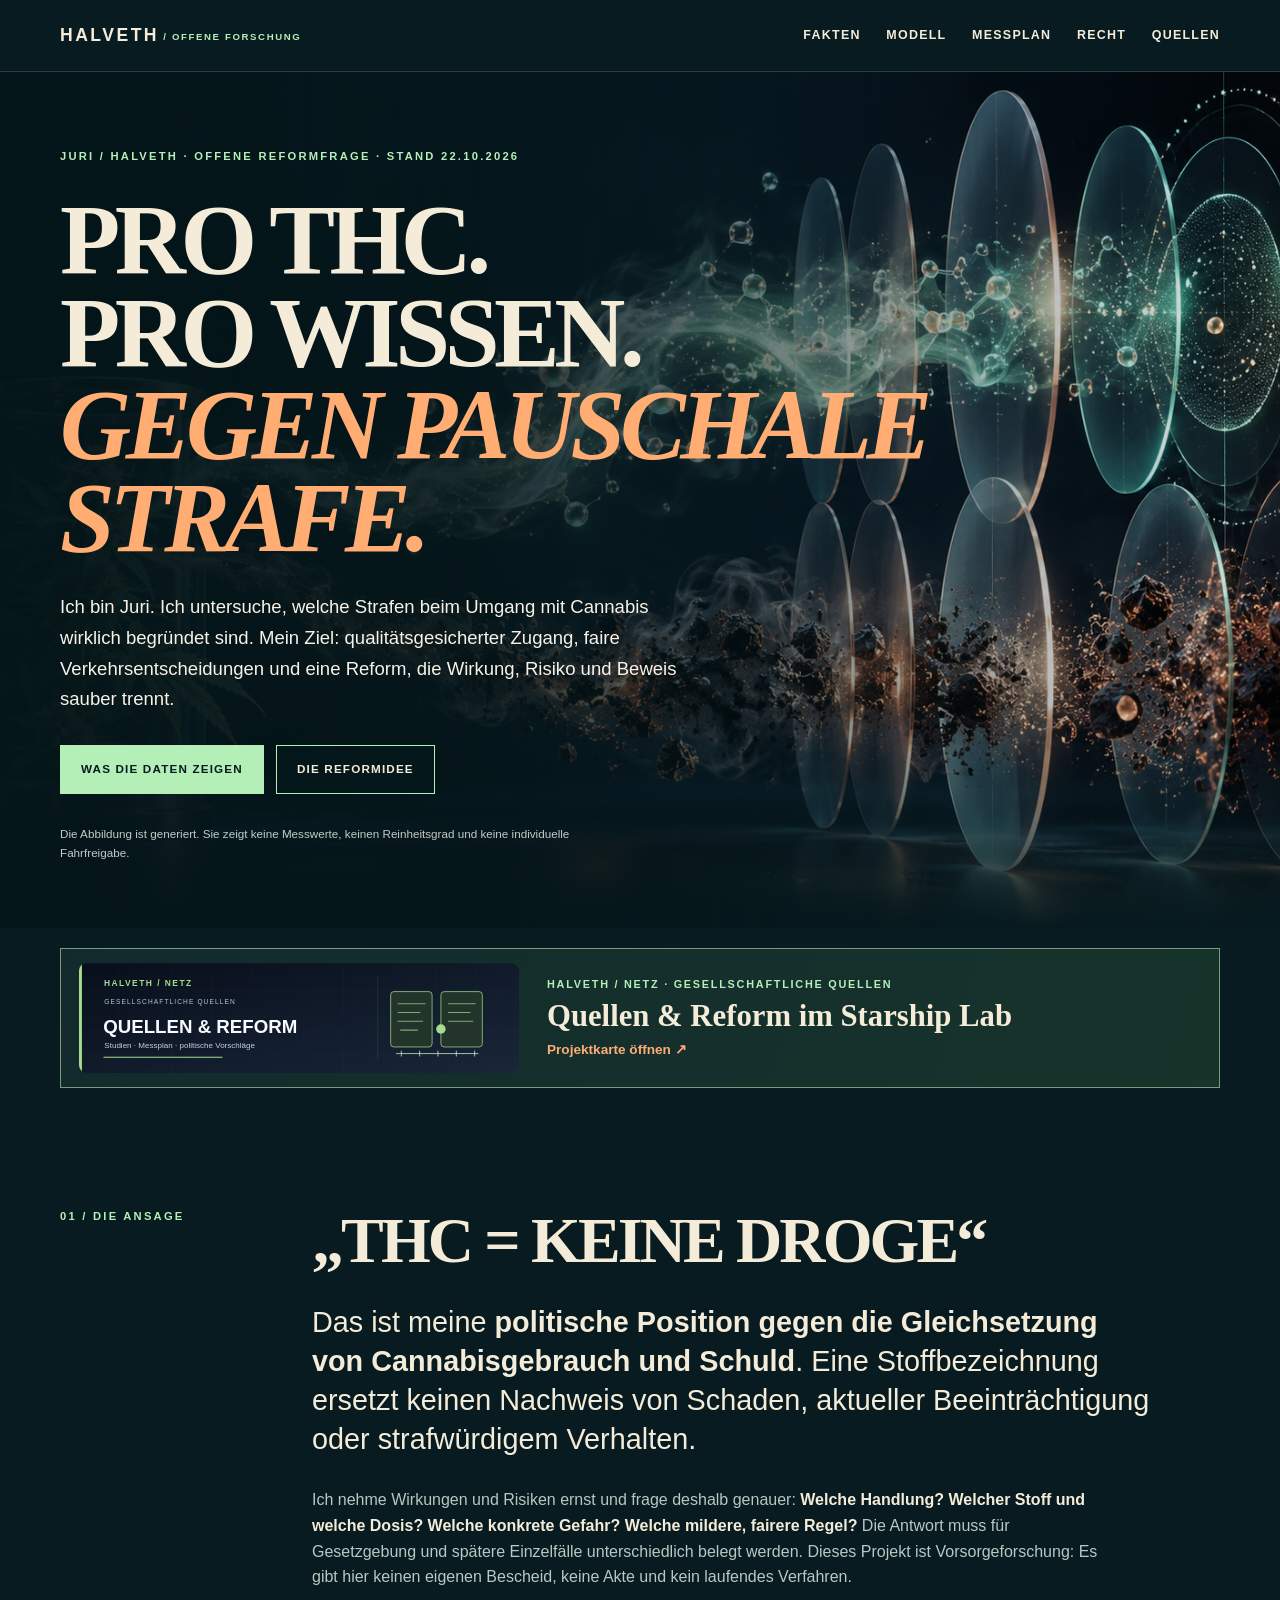
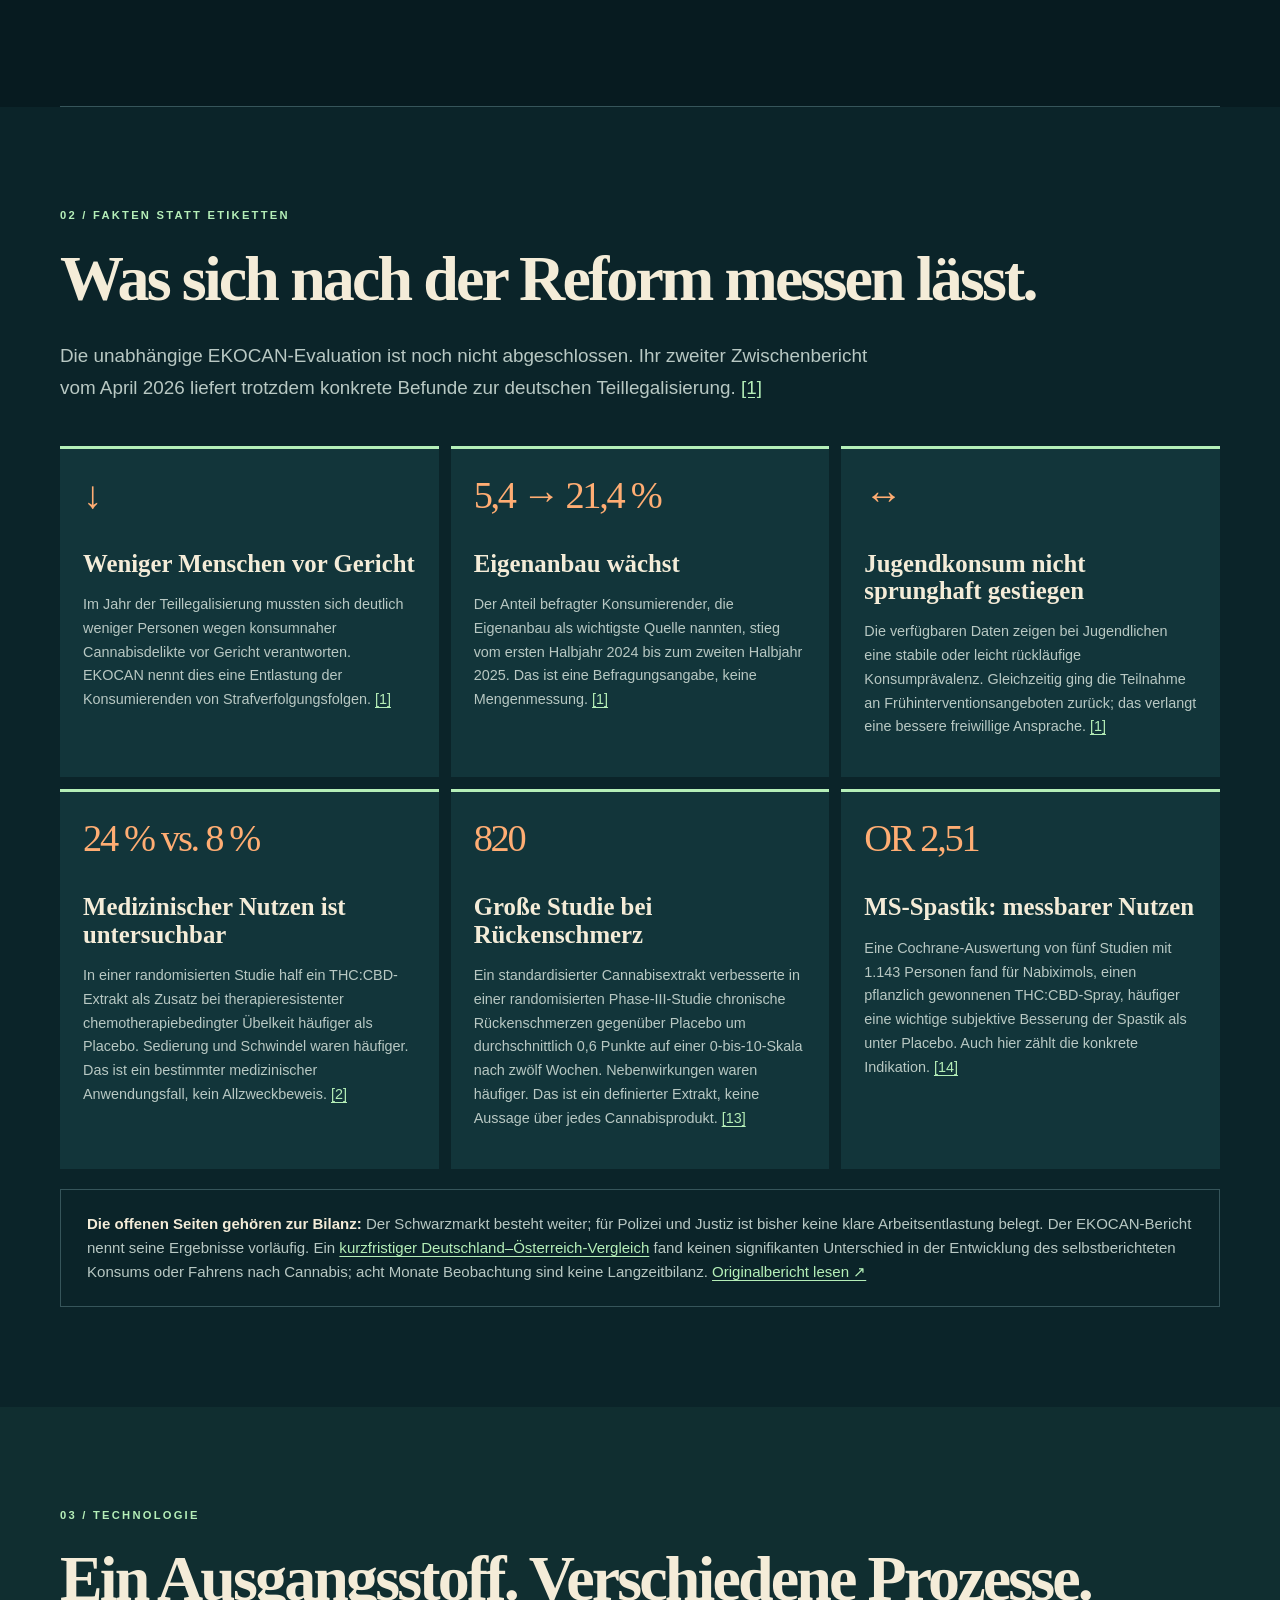
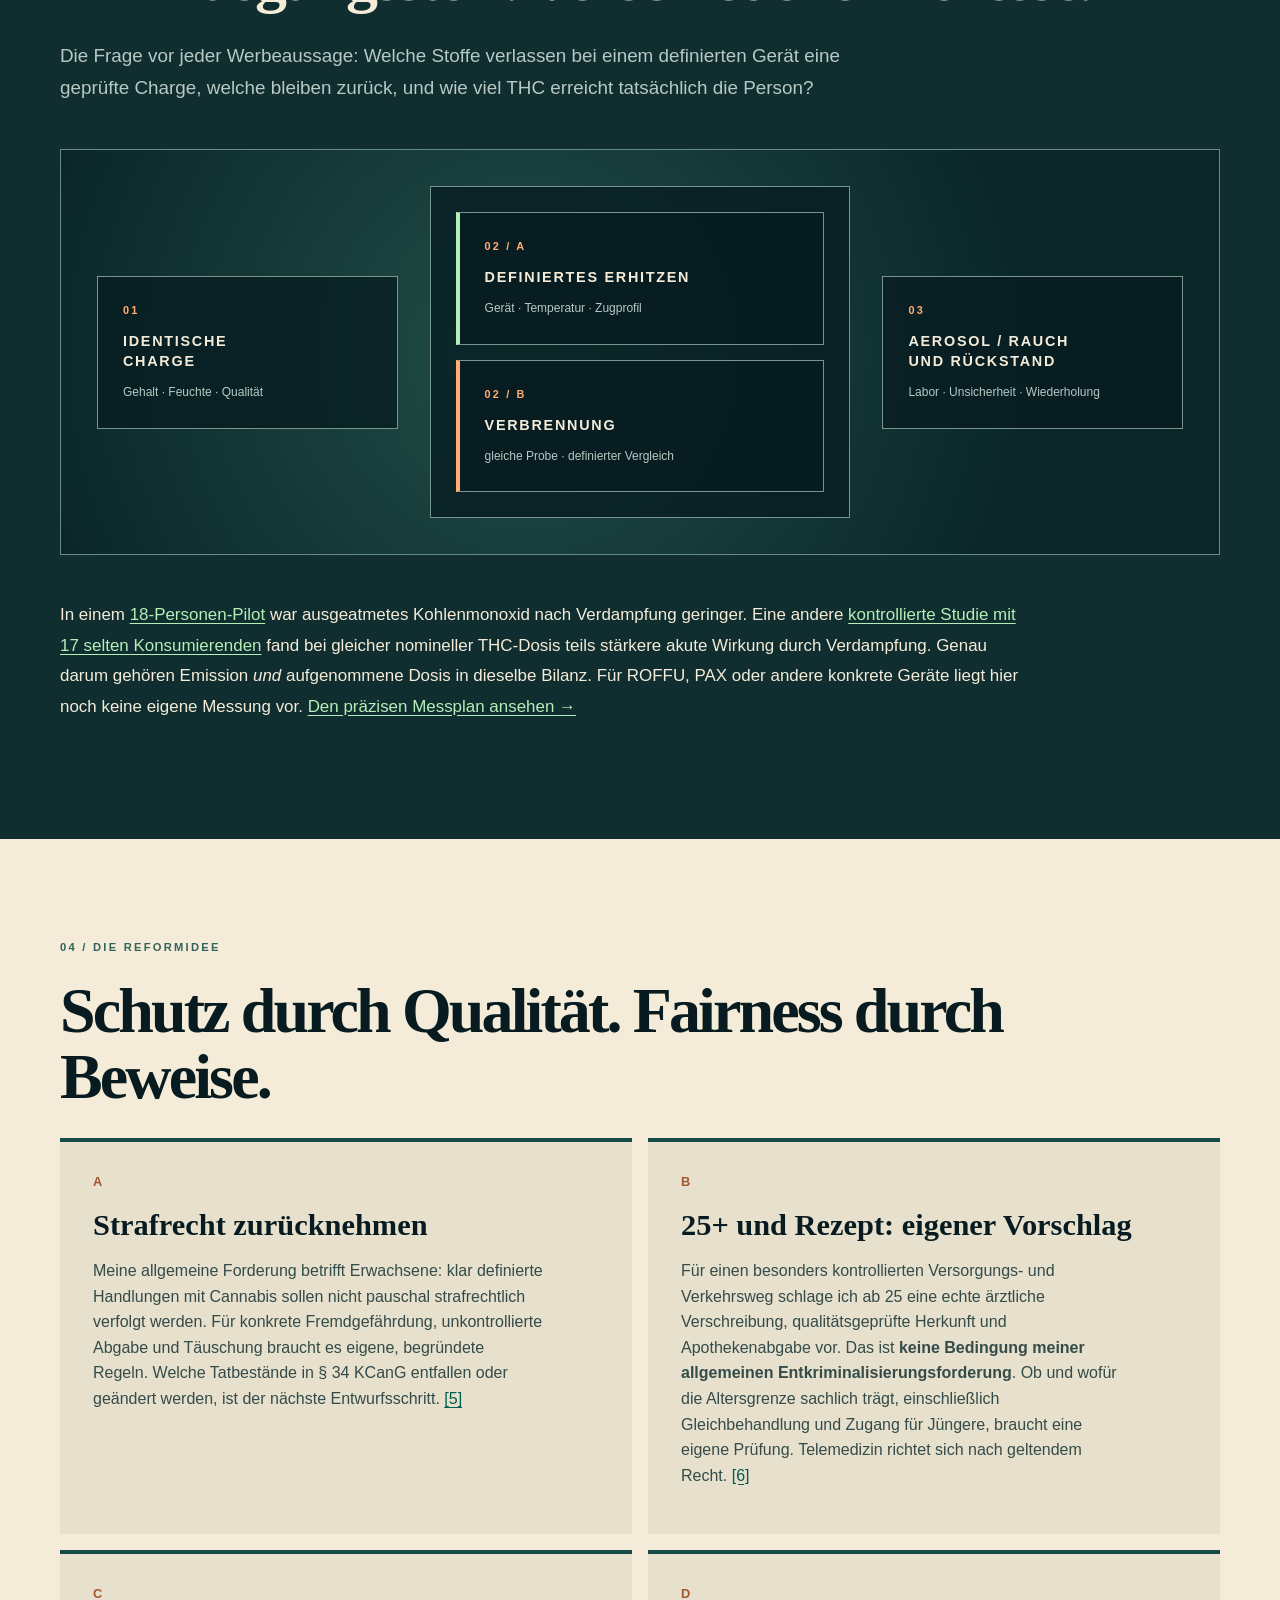
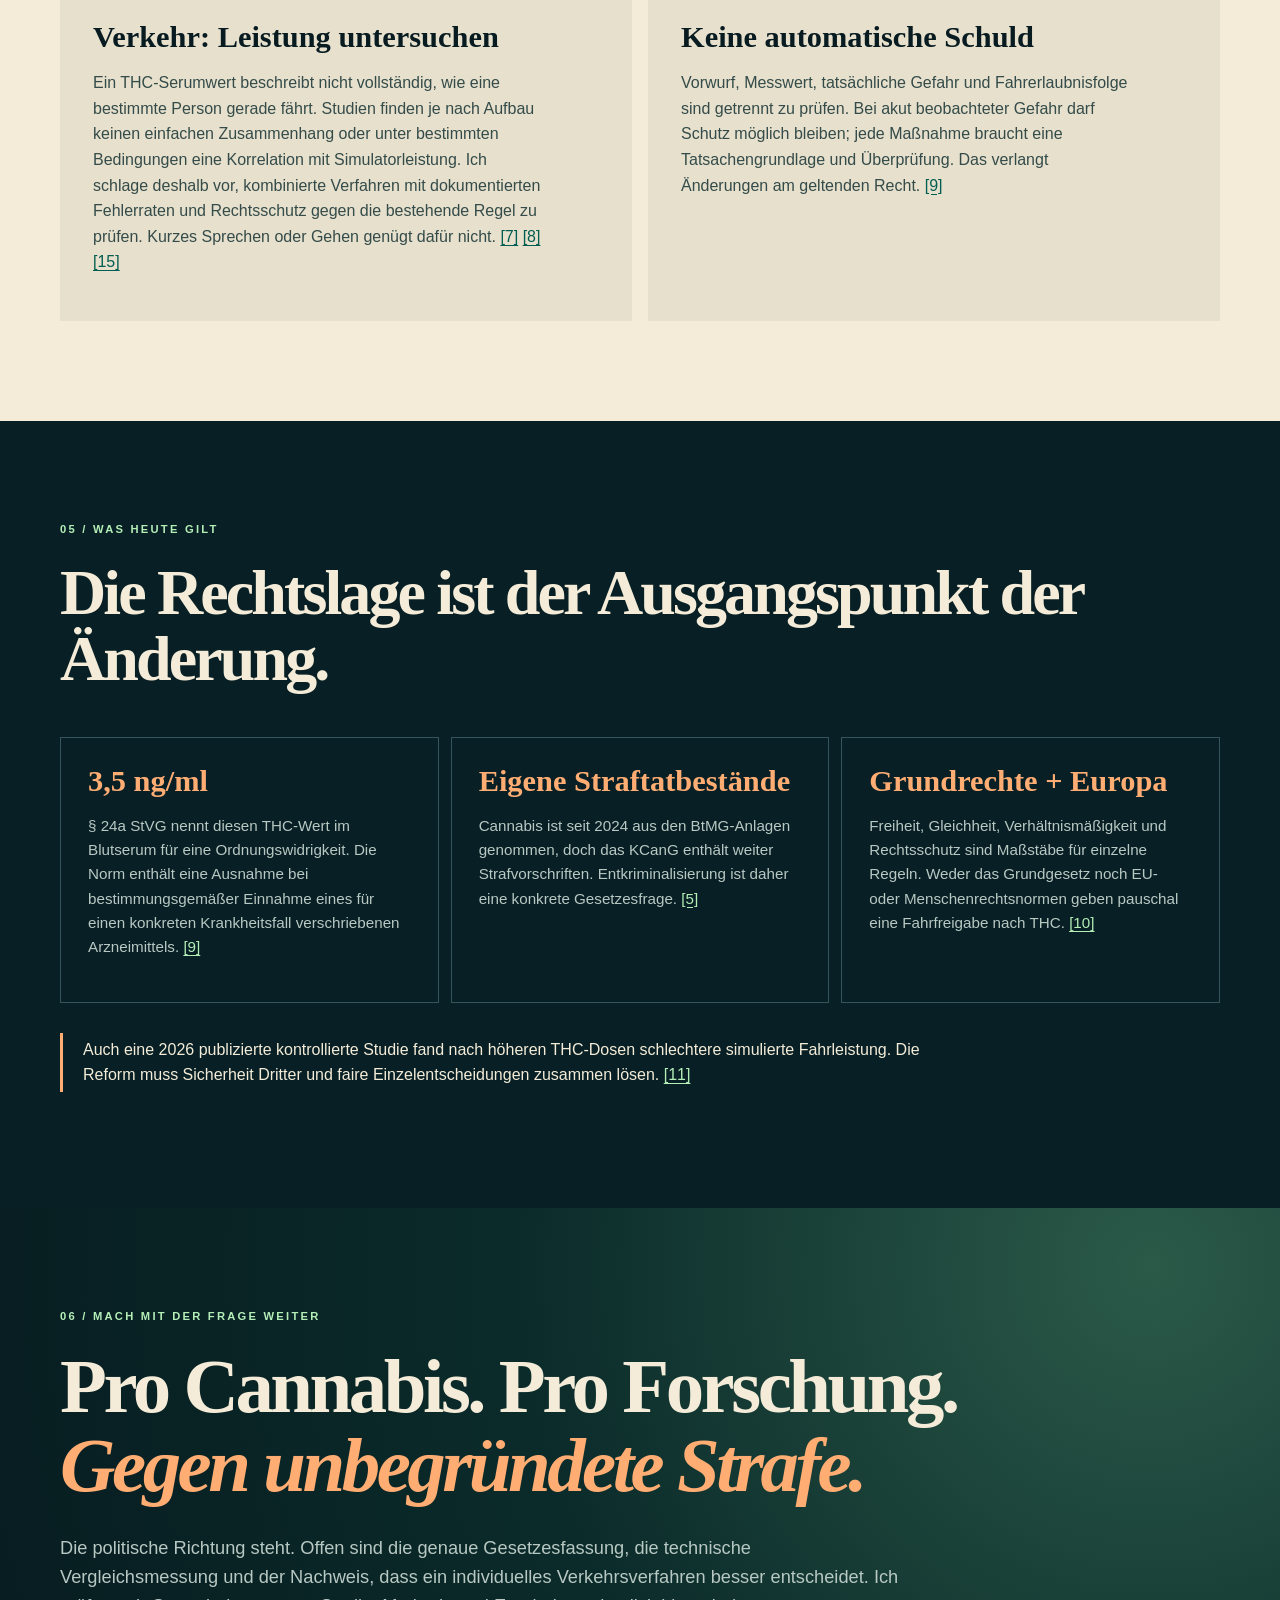
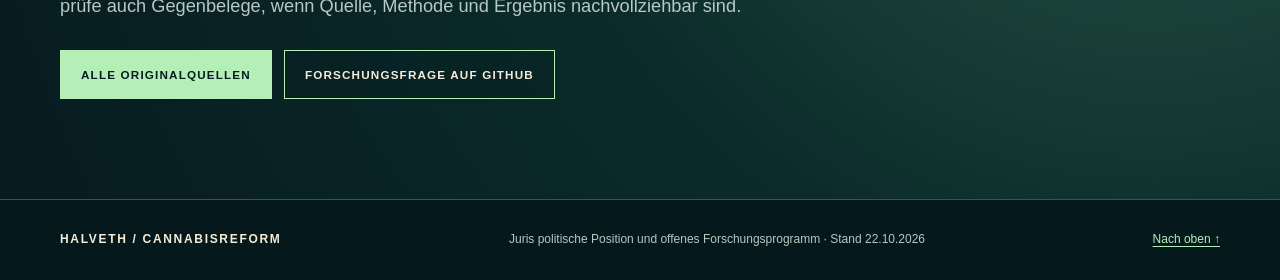
<file: index.html>
<!doctype html>
<html lang="de">
<head>
  <meta charset="utf-8">
  <meta name="viewport" content="width=device-width, initial-scale=1">
  <meta name="description" content="HALVETH: Pro Cannabisreform, gegen pauschale Bestrafung. Forschung, Quellen und ein überprüfbarer Vorschlag für Zugang und Verkehrssicherheit.">
  <meta name="theme-color" content="#071b20">
  <title>PRO THC. GEGEN PAUSCHALE STRAFE. — HALVETH</title>
  <link rel="stylesheet" href="style.css?v=netz-20261101">
</head>
<body>
  <a class="skip" href="#inhalt">Zum Inhalt</a>
  <header class="topbar"><a class="brand" href="#start">HALVETH<span> / OFFENE FORSCHUNG</span></a><nav aria-label="Hauptnavigation"><a href="#fakten">Fakten</a><a href="#modell">Modell</a><a href="labor.html">Messplan</a><a href="#recht">Recht</a><a href="quellen.html">Quellen</a></nav></header>
  <main id="inhalt">
    <section class="hero" id="start" aria-labelledby="hero-title">
      <div class="hero-art" role="img" aria-label="Generierte Konzeptkunst: eine Pflanze und zwei schematische Prozesswege"></div>
      <div class="hero-shade"></div>
      <div class="container hero-content"><div class="eyebrow">JURI / HALVETH · OFFENE REFORMFRAGE · STAND 22.10.2026</div>
        <h1 id="hero-title">PRO THC.<br>PRO WISSEN.<br><em>GEGEN PAUSCHALE STRAFE.</em></h1>
        <p>Ich bin Juri. Ich untersuche, welche Strafen beim Umgang mit Cannabis wirklich begründet sind. Mein Ziel: qualitätsgesicherter Zugang, faire Verkehrsentscheidungen und eine Reform, die Wirkung, Risiko und Beweis sauber trennt.</p>
        <div class="hero-actions"><a class="button bright" href="#fakten">Was die Daten zeigen</a><a class="button ghost" href="#modell">Die Reformidee</a></div>
        <small>Die Abbildung ist generiert. Sie zeigt keine Messwerte, keinen Reinheitsgrad und keine individuelle Fahrfreigabe.</small>
      </div>
    </section>
    <a class="netz-gateway container" href="https://juri-halveth.github.io/universum/" aria-label="Quellen und Reform im HALVETH NETZ: Starship Lab öffnen">
      <img src="HALVETH_NETZ_HERO.svg" width="1200" height="300" alt="HALVETH NETZ: Quellen, Messplan und politische Vorschläge">
      <span class="netz-gateway-copy">
        <span class="netz-gateway-kicker">HALVETH / NETZ · GESELLSCHAFTLICHE QUELLEN</span>
        <strong>Quellen &amp; Reform im Starship Lab</strong>
        <span class="netz-gateway-action">Projektkarte öffnen <span aria-hidden="true">↗</span></span>
      </span>
    </a>

    <section class="manifesto container section" aria-labelledby="ansage"><div class="section-tag">01 / DIE ANSAGE</div><div><h2 id="ansage">„THC = KEINE DROGE“</h2><p class="big">Das ist meine <strong>politische Position gegen die Gleichsetzung von Cannabisgebrauch und Schuld</strong>. Eine Stoffbezeichnung ersetzt keinen Nachweis von Schaden, aktueller Beeinträchtigung oder strafwürdigem Verhalten.</p><p>Ich nehme Wirkungen und Risiken ernst und frage deshalb genauer: <b>Welche Handlung?</b> <b>Welcher Stoff und welche Dosis?</b> <b>Welche konkrete Gefahr?</b> <b>Welche mildere, fairere Regel?</b> Die Antwort muss für Gesetzgebung und spätere Einzelfälle unterschiedlich belegt werden. Dieses Projekt ist Vorsorgeforschung: Es gibt hier keinen eigenen Bescheid, keine Akte und kein laufendes Verfahren.</p></div></section>

    <section class="section fact-section" id="fakten" aria-labelledby="fakten-title"><div class="container"><div class="section-tag">02 / FAKTEN STATT ETIKETTEN</div><h2 id="fakten-title">Was sich nach der Reform messen lässt.</h2><p class="lead">Die unabhängige EKOCAN-Evaluation ist noch nicht abgeschlossen. Ihr zweiter Zwischenbericht vom April 2026 liefert trotzdem konkrete Befunde zur deutschen Teillegalisierung. <a href="quellen.html#s1">[1]</a></p>
      <div class="fact-grid">
        <article class="fact"><span class="fact-number">↓</span><h3>Weniger Menschen vor Gericht</h3><p>Im Jahr der Teillegalisierung mussten sich deutlich weniger Personen wegen konsumnaher Cannabisdelikte vor Gericht verantworten. EKOCAN nennt dies eine Entlastung der Konsumierenden von Strafverfolgungsfolgen. <a href="quellen.html#s1">[1]</a></p></article>
        <article class="fact"><span class="fact-number">5,4 → 21,4 %</span><h3>Eigenanbau wächst</h3><p>Der Anteil befragter Konsumierender, die Eigenanbau als wichtigste Quelle nannten, stieg vom ersten Halbjahr 2024 bis zum zweiten Halbjahr 2025. Das ist eine Befragungsangabe, keine Mengenmessung. <a href="quellen.html#s1">[1]</a></p></article>
        <article class="fact"><span class="fact-number">↔</span><h3>Jugendkonsum nicht sprunghaft gestiegen</h3><p>Die verfügbaren Daten zeigen bei Jugendlichen eine stabile oder leicht rückläufige Konsumprävalenz. Gleichzeitig ging die Teilnahme an Frühinterventionsangeboten zurück; das verlangt eine bessere freiwillige Ansprache. <a href="quellen.html#s1">[1]</a></p></article>
        <article class="fact"><span class="fact-number">24 % vs. 8 %</span><h3>Medizinischer Nutzen ist untersuchbar</h3><p>In einer randomisierten Studie half ein THC:CBD-Extrakt als Zusatz bei therapieresistenter chemotherapiebedingter Übelkeit häufiger als Placebo. Sedierung und Schwindel waren häufiger. Das ist ein bestimmter medizinischer Anwendungsfall, kein Allzweckbeweis. <a href="quellen.html#s2">[2]</a></p></article>
        <article class="fact"><span class="fact-number">820</span><h3>Große Studie bei Rückenschmerz</h3><p>Ein standardisierter Cannabisextrakt verbesserte in einer randomisierten Phase-III-Studie chronische Rückenschmerzen gegenüber Placebo um durchschnittlich 0,6 Punkte auf einer 0-bis-10-Skala nach zwölf Wochen. Nebenwirkungen waren häufiger. Das ist ein definierter Extrakt, keine Aussage über jedes Cannabisprodukt. <a href="quellen.html#s13">[13]</a></p></article>
        <article class="fact"><span class="fact-number">OR 2,51</span><h3>MS-Spastik: messbarer Nutzen</h3><p>Eine Cochrane-Auswertung von fünf Studien mit 1.143 Personen fand für Nabiximols, einen pflanzlich gewonnenen THC:CBD-Spray, häufiger eine wichtige subjektive Besserung der Spastik als unter Placebo. Auch hier zählt die konkrete Indikation. <a href="quellen.html#s14">[14]</a></p></article>
      </div><div class="source-strip"><b>Die offenen Seiten gehören zur Bilanz:</b> Der Schwarzmarkt besteht weiter; für Polizei und Justiz ist bisher keine klare Arbeitsentlastung belegt. Der EKOCAN-Bericht nennt seine Ergebnisse vorläufig. Ein <a href="quellen.html#s12">kurzfristiger Deutschland–Österreich-Vergleich</a> fand keinen signifikanten Unterschied in der Entwicklung des selbstberichteten Konsums oder Fahrens nach Cannabis; acht Monate Beobachtung sind keine Langzeitbilanz. <a href="quellen.html#s1">Originalbericht lesen ↗</a></div>
    </div></section>

    <section class="section process-section" aria-labelledby="prozess-title"><div class="container"><div class="section-tag">03 / TECHNOLOGIE</div><h2 id="prozess-title">Ein Ausgangsstoff. Verschiedene Prozesse.</h2><p class="lead">Die Frage vor jeder Werbeaussage: Welche Stoffe verlassen bei einem definierten Gerät eine geprüfte Charge, welche bleiben zurück, und wie viel THC erreicht tatsächlich die Person?</p>
      <div class="process-visual" role="img" aria-label="Schematischer Vergleich identische Probe, definiertes Erhitzen oder Verbrennung, Aerosolmessung und Rückstand"><div class="input"><span>01</span><b>IDENTISCHE<br>CHARGE</b><small>Gehalt · Feuchte · Qualität</small></div><div class="fork"><div class="route heat"><span>02 / A</span><b>DEFINIERTES ERHITZEN</b><small>Gerät · Temperatur · Zugprofil</small></div><div class="route burn"><span>02 / B</span><b>VERBRENNUNG</b><small>gleiche Probe · definierter Vergleich</small></div></div><div class="output"><span>03</span><b>AEROSOL / RAUCH<br>UND RÜCKSTAND</b><small>Labor · Unsicherheit · Wiederholung</small></div></div>
      <p class="finding">In einem <a href="quellen.html#s3">18-Personen-Pilot</a> war ausgeatmetes Kohlenmonoxid nach Verdampfung geringer. Eine andere <a href="quellen.html#s4">kontrollierte Studie mit 17 selten Konsumierenden</a> fand bei gleicher nomineller THC-Dosis teils stärkere akute Wirkung durch Verdampfung. Genau darum gehören Emission <i>und</i> aufgenommene Dosis in dieselbe Bilanz. Für ROFFU, PAX oder andere konkrete Geräte liegt hier noch keine eigene Messung vor. <a href="labor.html">Den präzisen Messplan ansehen →</a></p>
    </div></section>

    <section class="section traffic-section" id="modell" aria-labelledby="modell-title"><div class="container"><div class="section-tag">04 / DIE REFORMIDEE</div><h2 id="modell-title">Schutz durch Qualität. Fairness durch Beweise.</h2><div class="policy-grid">
      <article><div class="ordinal">A</div><h3>Strafrecht zurücknehmen</h3><p>Meine allgemeine Forderung betrifft Erwachsene: klar definierte Handlungen mit Cannabis sollen nicht pauschal strafrechtlich verfolgt werden. Für konkrete Fremdgefährdung, unkontrollierte Abgabe und Täuschung braucht es eigene, begründete Regeln. Welche Tatbestände in § 34 KCanG entfallen oder geändert werden, ist der nächste Entwurfsschritt. <a href="quellen.html#s5">[5]</a></p></article>
      <article><div class="ordinal">B</div><h3>25+ und Rezept: eigener Vorschlag</h3><p>Für einen besonders kontrollierten Versorgungs- und Verkehrsweg schlage ich ab 25 eine echte ärztliche Verschreibung, qualitätsgeprüfte Herkunft und Apothekenabgabe vor. Das ist <strong>keine Bedingung meiner allgemeinen Entkriminalisierungsforderung</strong>. Ob und wofür die Altersgrenze sachlich trägt, einschließlich Gleichbehandlung und Zugang für Jüngere, braucht eine eigene Prüfung. Telemedizin richtet sich nach geltendem Recht. <a href="quellen.html#s6">[6]</a></p></article>
      <article><div class="ordinal">C</div><h3>Verkehr: Leistung untersuchen</h3><p>Ein THC-Serumwert beschreibt nicht vollständig, wie eine bestimmte Person gerade fährt. Studien finden je nach Aufbau keinen einfachen Zusammenhang oder unter bestimmten Bedingungen eine Korrelation mit Simulatorleistung. Ich schlage deshalb vor, kombinierte Verfahren mit dokumentierten Fehlerraten und Rechtsschutz gegen die bestehende Regel zu prüfen. Kurzes Sprechen oder Gehen genügt dafür nicht. <a href="quellen.html#s7">[7]</a> <a href="quellen.html#s8">[8]</a> <a href="quellen.html#s15">[15]</a></p></article>
      <article><div class="ordinal">D</div><h3>Keine automatische Schuld</h3><p>Vorwurf, Messwert, tatsächliche Gefahr und Fahrerlaubnisfolge sind getrennt zu prüfen. Bei akut beobachteter Gefahr darf Schutz möglich bleiben; jede Maßnahme braucht eine Tatsachengrundlage und Überprüfung. Das verlangt Änderungen am geltenden Recht. <a href="quellen.html#s9">[9]</a></p></article>
    </div></div></section>

    <section class="section evidence-section" id="recht" aria-labelledby="recht-title"><div class="container"><div class="section-tag">05 / WAS HEUTE GILT</div><h2 id="recht-title">Die Rechtslage ist der Ausgangspunkt der Änderung.</h2><div class="law-grid"><div><strong>3,5 ng/ml</strong><p>§ 24a StVG nennt diesen THC-Wert im Blutserum für eine Ordnungswidrigkeit. Die Norm enthält eine Ausnahme bei bestimmungsgemäßer Einnahme eines für einen konkreten Krankheitsfall verschriebenen Arzneimittels. <a href="quellen.html#s9">[9]</a></p></div><div><strong>Eigene Straftatbestände</strong><p>Cannabis ist seit 2024 aus den BtMG-Anlagen genommen, doch das KCanG enthält weiter Strafvorschriften. Entkriminalisierung ist daher eine konkrete Gesetzesfrage. <a href="quellen.html#s5">[5]</a></p></div><div><strong>Grundrechte + Europa</strong><p>Freiheit, Gleichheit, Verhältnismäßigkeit und Rechtsschutz sind Maßstäbe für einzelne Regeln. Weder das Grundgesetz noch EU- oder Menschenrechtsnormen geben pauschal eine Fahrfreigabe nach THC. <a href="quellen.html#s10">[10]</a></p></div></div><p class="law-note">Auch eine 2026 publizierte kontrollierte Studie fand nach höheren THC-Dosen schlechtere simulierte Fahrleistung. Die Reform muss Sicherheit Dritter und faire Einzelentscheidungen zusammen lösen. <a href="quellen.html#s11">[11]</a></p></div></section>

    <section class="closing section"><div class="container"><div class="section-tag">06 / MACH MIT DER FRAGE WEITER</div><h2>Pro Cannabis. Pro Forschung.<br><em>Gegen unbegründete Strafe.</em></h2><p>Die politische Richtung steht. Offen sind die genaue Gesetzesfassung, die technische Vergleichsmessung und der Nachweis, dass ein individuelles Verkehrsverfahren besser entscheidet. Ich prüfe auch Gegenbelege, wenn Quelle, Methode und Ergebnis nachvollziehbar sind.</p><div class="hero-actions"><a class="button bright" href="quellen.html">Alle Originalquellen</a><a class="button ghost" href="https://github.com/Juri-Halveth/halveth-cannabis-reform-forschung/issues">Forschungsfrage auf GitHub</a></div></div></section>
  </main>
  <footer><div class="container"><b>HALVETH / CANNABISREFORM</b><span>Juris politische Position und offenes Forschungsprogramm · Stand 22.10.2026</span><a href="#start">Nach oben ↑</a></div></footer>
</body>
</html>
</file>
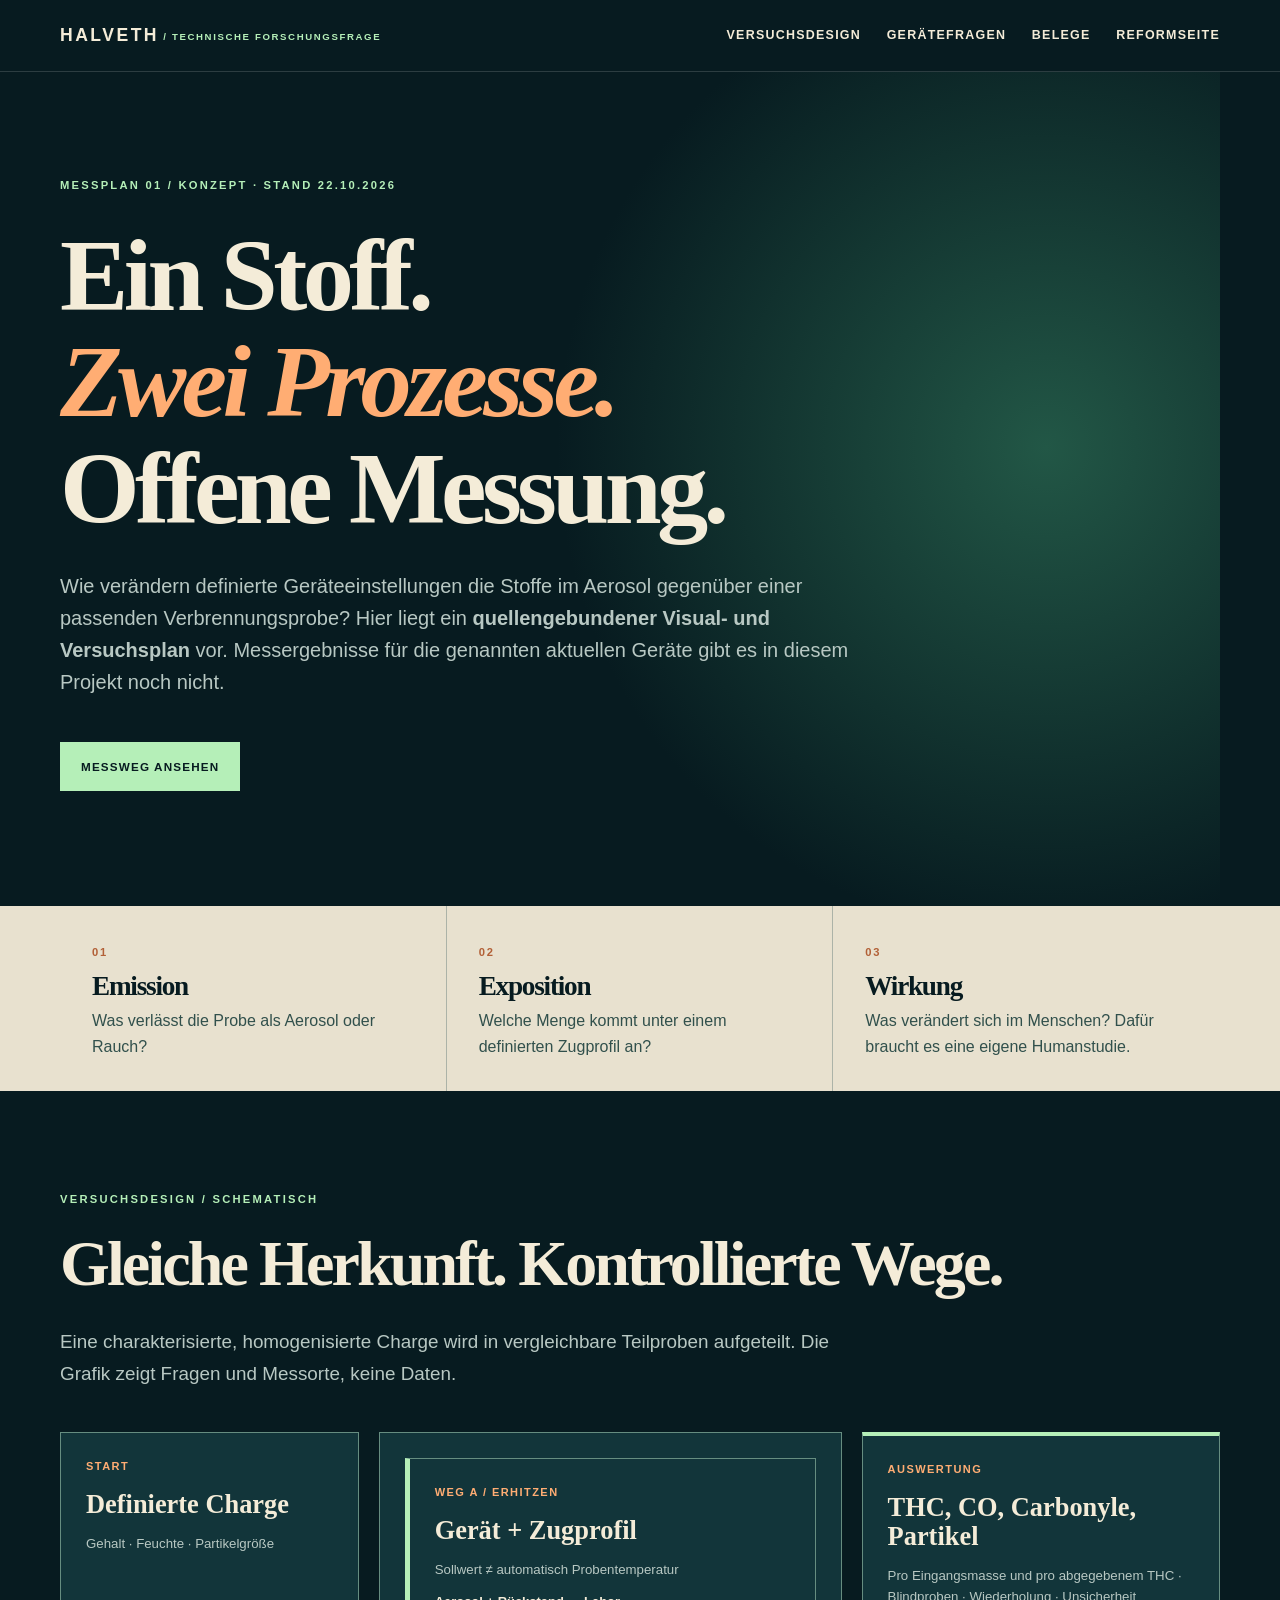
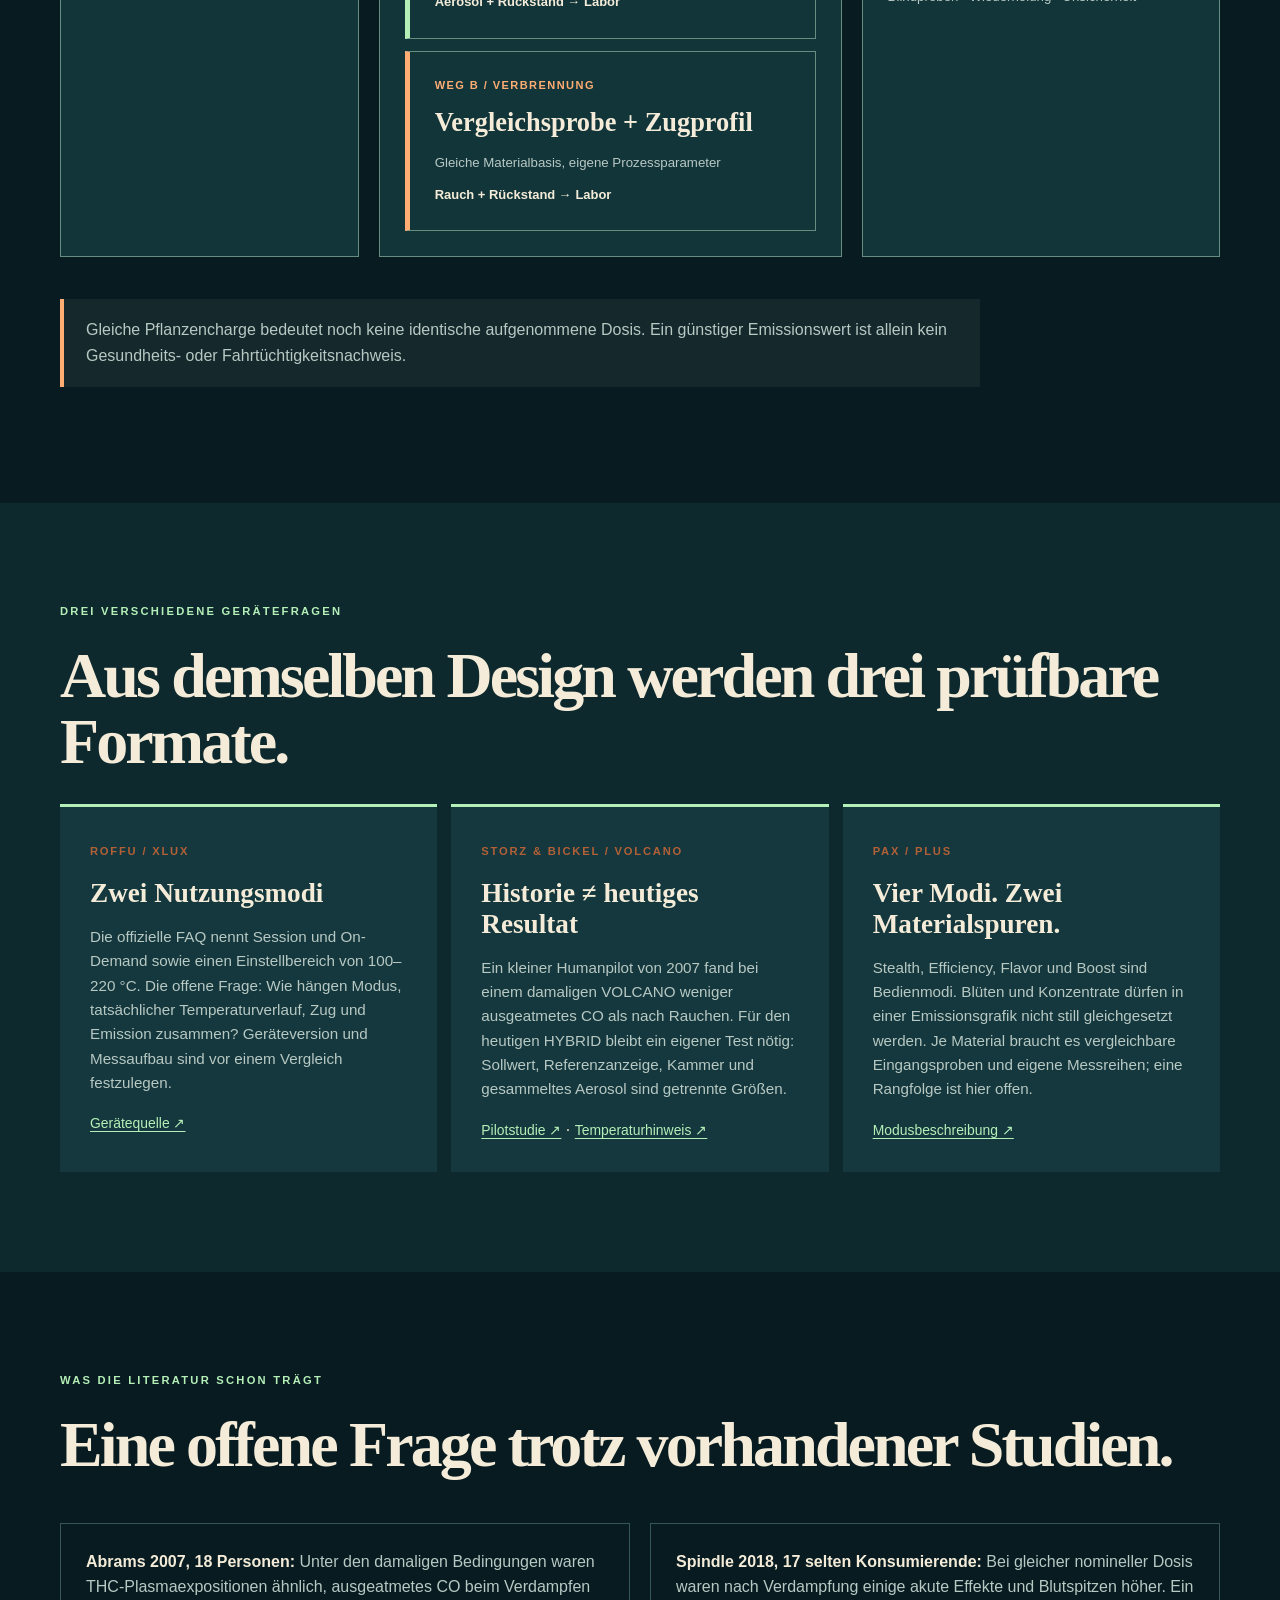
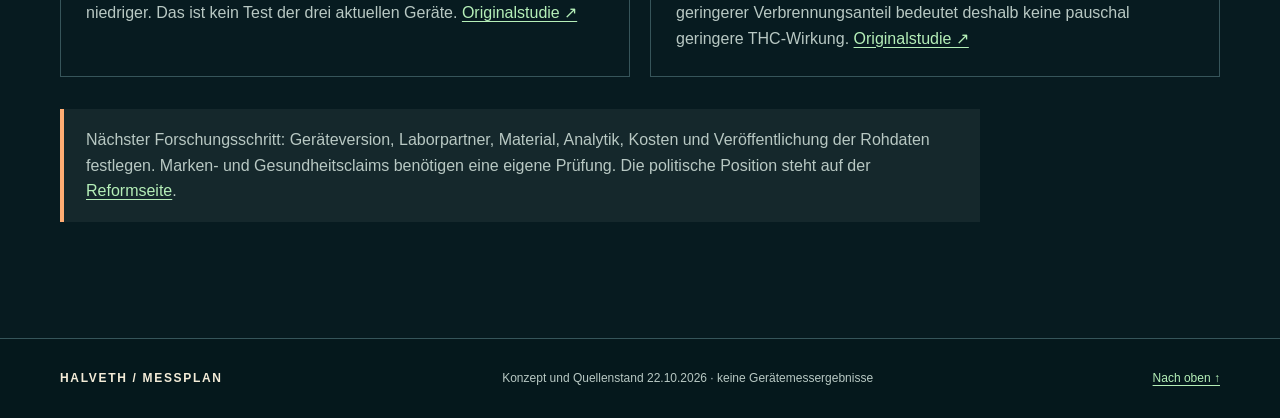
<file: labor.html>
<!doctype html>
<html lang="de">
<head><meta charset="utf-8"><meta name="viewport" content="width=device-width, initial-scale=1"><meta name="description" content="HALVETH Messplan: ein überprüfbarer Vergleich von Erhitzung und Verbrennung, mit getrennten Fragen zu Emission, Exposition und Wirkung."><meta name="theme-color" content="#071b20"><title>Ein Stoff. Zwei Prozesse. Offene Messung. — HALVETH</title><link rel="stylesheet" href="style.css"></head>
<body><a class="skip" href="#inhalt">Zum Inhalt</a><header class="topbar"><a class="brand" href="index.html">HALVETH<span> / TECHNISCHE FORSCHUNGSFRAGE</span></a><nav aria-label="Hauptnavigation"><a href="#design">Versuchsdesign</a><a href="#geraete">Gerätefragen</a><a href="#belege">Belege</a><a href="index.html">Reformseite</a></nav></header>
<main id="inhalt" class="lab-page">
 <section class="lab-hero container"><div class="section-tag">MESSPLAN 01 / KONZEPT · STAND 22.10.2026</div><h1>Ein Stoff.<br><em>Zwei Prozesse.</em><br>Offene Messung.</h1><p>Wie verändern definierte Geräteeinstellungen die Stoffe im Aerosol gegenüber einer passenden Verbrennungsprobe? Hier liegt ein <strong>quellengebundener Visual- und Versuchsplan</strong> vor. Messergebnisse für die genannten aktuellen Geräte gibt es in diesem Projekt noch nicht.</p><a class="button bright" href="#design">Messweg ansehen</a></section>
 <section class="lab-band"><div class="container lab-intro"><div><span>01</span><h2>Emission</h2><p>Was verlässt die Probe als Aerosol oder Rauch?</p></div><div><span>02</span><h2>Exposition</h2><p>Welche Menge kommt unter einem definierten Zugprofil an?</p></div><div><span>03</span><h2>Wirkung</h2><p>Was verändert sich im Menschen? Dafür braucht es eine eigene Humanstudie.</p></div></div></section>
 <section class="section container" id="design"><div class="section-tag">VERSUCHSDESIGN / SCHEMATISCH</div><h2>Gleiche Herkunft. Kontrollierte Wege.</h2><p class="lead">Eine charakterisierte, homogenisierte Charge wird in vergleichbare Teilproben aufgeteilt. Die Grafik zeigt Fragen und Messorte, keine Daten.</p>
 <div class="lab-flow" role="img" aria-label="Eine definierte Charge wird in vergleichbare Teilproben geteilt. Ein Weg führt durch ein Heizgerät, ein zweiter durch standardisierte Verbrennung. Aerosol, Rauch und Rückstände werden getrennt gemessen."><div class="lab-sample"><small>START</small><strong>Definierte Charge</strong><span>Gehalt · Feuchte · Partikelgröße</span></div><div class="lab-split"><article><small>WEG A / ERHITZEN</small><strong>Gerät + Zugprofil</strong><span>Sollwert ≠ automatisch Probentemperatur</span><b>Aerosol + Rückstand → Labor</b></article><article><small>WEG B / VERBRENNUNG</small><strong>Vergleichsprobe + Zugprofil</strong><span>Gleiche Materialbasis, eigene Prozessparameter</span><b>Rauch + Rückstand → Labor</b></article></div><div class="lab-out"><small>AUSWERTUNG</small><strong>THC, CO, Carbonyle, Partikel</strong><span>Pro Eingangsmasse und pro abgegebenem THC · Blindproben · Wiederholung · Unsicherheit</span></div></div>
 <p class="lab-caveat">Gleiche Pflanzencharge bedeutet noch keine identische aufgenommene Dosis. Ein günstiger Emissionswert ist allein kein Gesundheits- oder Fahrtüchtigkeitsnachweis.</p></section>
 <section class="section lab-device-section" id="geraete"><div class="container"><div class="section-tag">DREI VERSCHIEDENE GERÄTEFRAGEN</div><h2>Aus demselben Design werden drei prüfbare Formate.</h2><div class="lab-device-grid"><article><span>ROFFU / XLUX</span><h3>Zwei Nutzungsmodi</h3><p>Die offizielle FAQ nennt Session und On-Demand sowie einen Einstellbereich von 100–220 °C. Die offene Frage: Wie hängen Modus, tatsächlicher Temperaturverlauf, Zug und Emission zusammen? Geräteversion und Messaufbau sind vor einem Vergleich festzulegen.</p><a href="https://xvapeusa.com/roffu-faq/">Gerätequelle ↗</a></article><article><span>STORZ &amp; BICKEL / VOLCANO</span><h3>Historie ≠ heutiges Resultat</h3><p>Ein kleiner Humanpilot von 2007 fand bei einem damaligen VOLCANO weniger ausgeatmetes CO als nach Rauchen. Für den heutigen HYBRID bleibt ein eigener Test nötig: Sollwert, Referenzanzeige, Kammer und gesammeltes Aerosol sind getrennte Größen.</p><a href="https://pubmed.ncbi.nlm.nih.gov/17429350/">Pilotstudie ↗</a> · <a href="https://support.storz-bickel.com/hc/en-us/articles/36238897285393-Temperature-Settings">Temperaturhinweis ↗</a></article><article><span>PAX / PLUS</span><h3>Vier Modi. Zwei Materialspuren.</h3><p>Stealth, Efficiency, Flavor und Boost sind Bedienmodi. Blüten und Konzentrate dürfen in einer Emissionsgrafik nicht still gleichgesetzt werden. Je Material braucht es vergleichbare Eingangsproben und eigene Messreihen; eine Rangfolge ist hier offen.</p><a href="https://www.pax.com/en-eu/help/pax-plus-experience-modes--quick-start-guide/636142892b7c3324b5c61419">Modusbeschreibung ↗</a></article></div></div></section>
 <section class="section container" id="belege"><div class="section-tag">WAS DIE LITERATUR SCHON TRÄGT</div><h2>Eine offene Frage trotz vorhandener Studien.</h2><div class="lab-evidence"><p><b>Abrams 2007, 18 Personen:</b> Unter den damaligen Bedingungen waren THC-Plasmaexpositionen ähnlich, ausgeatmetes CO beim Verdampfen niedriger. Das ist kein Test der drei aktuellen Geräte. <a href="https://pubmed.ncbi.nlm.nih.gov/17429350/">Originalstudie ↗</a></p><p><b>Spindle 2018, 17 selten Konsumierende:</b> Bei gleicher nomineller Dosis waren nach Verdampfung einige akute Effekte und Blutspitzen höher. Ein geringerer Verbrennungsanteil bedeutet deshalb keine pauschal geringere THC-Wirkung. <a href="https://pubmed.ncbi.nlm.nih.gov/30646391/">Originalstudie ↗</a></p></div><p class="lab-caveat">Nächster Forschungsschritt: Geräteversion, Laborpartner, Material, Analytik, Kosten und Veröffentlichung der Rohdaten festlegen. Marken- und Gesundheitsclaims benötigen eine eigene Prüfung. Die politische Position steht auf der <a href="index.html">Reformseite</a>.</p></section>
</main><footer><div class="container"><b>HALVETH / MESSPLAN</b><span>Konzept und Quellenstand 22.10.2026 · keine Gerätemessergebnisse</span><a href="#inhalt">Nach oben ↑</a></div></footer></body></html>
</file>
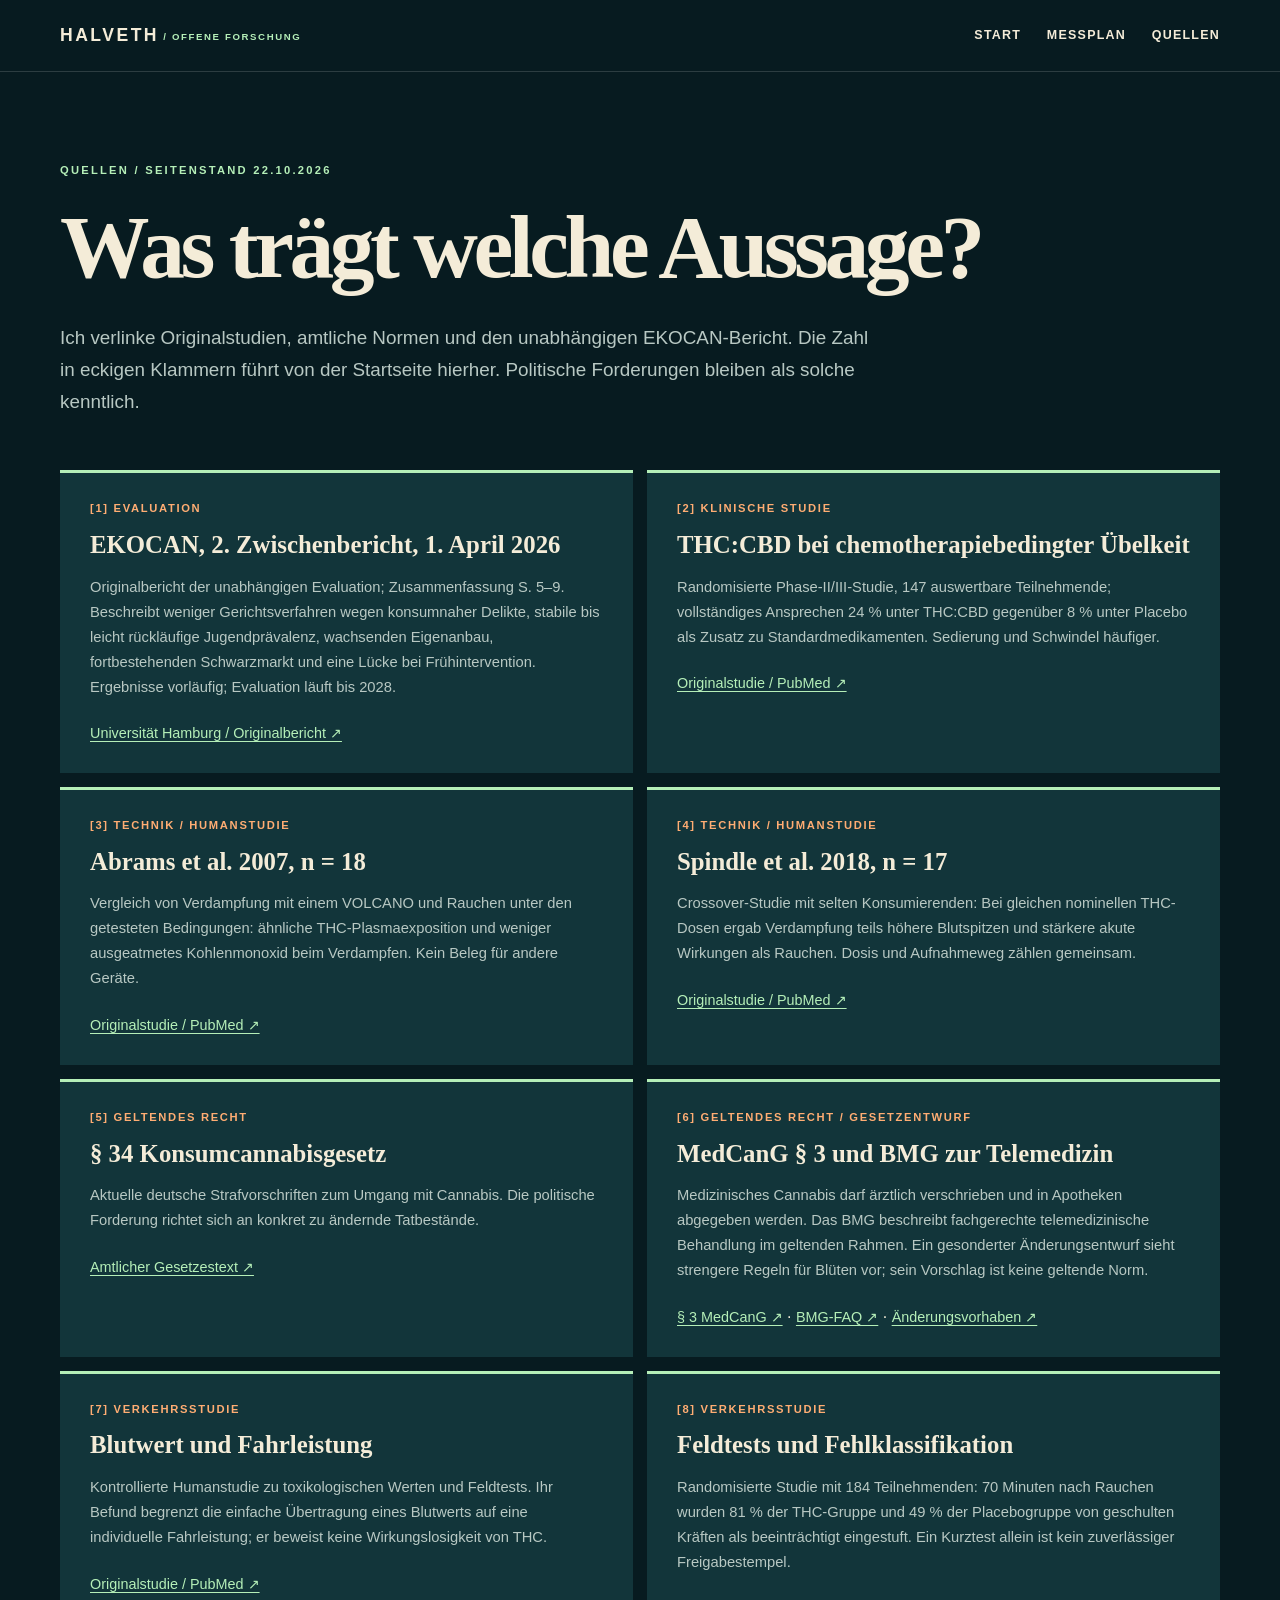
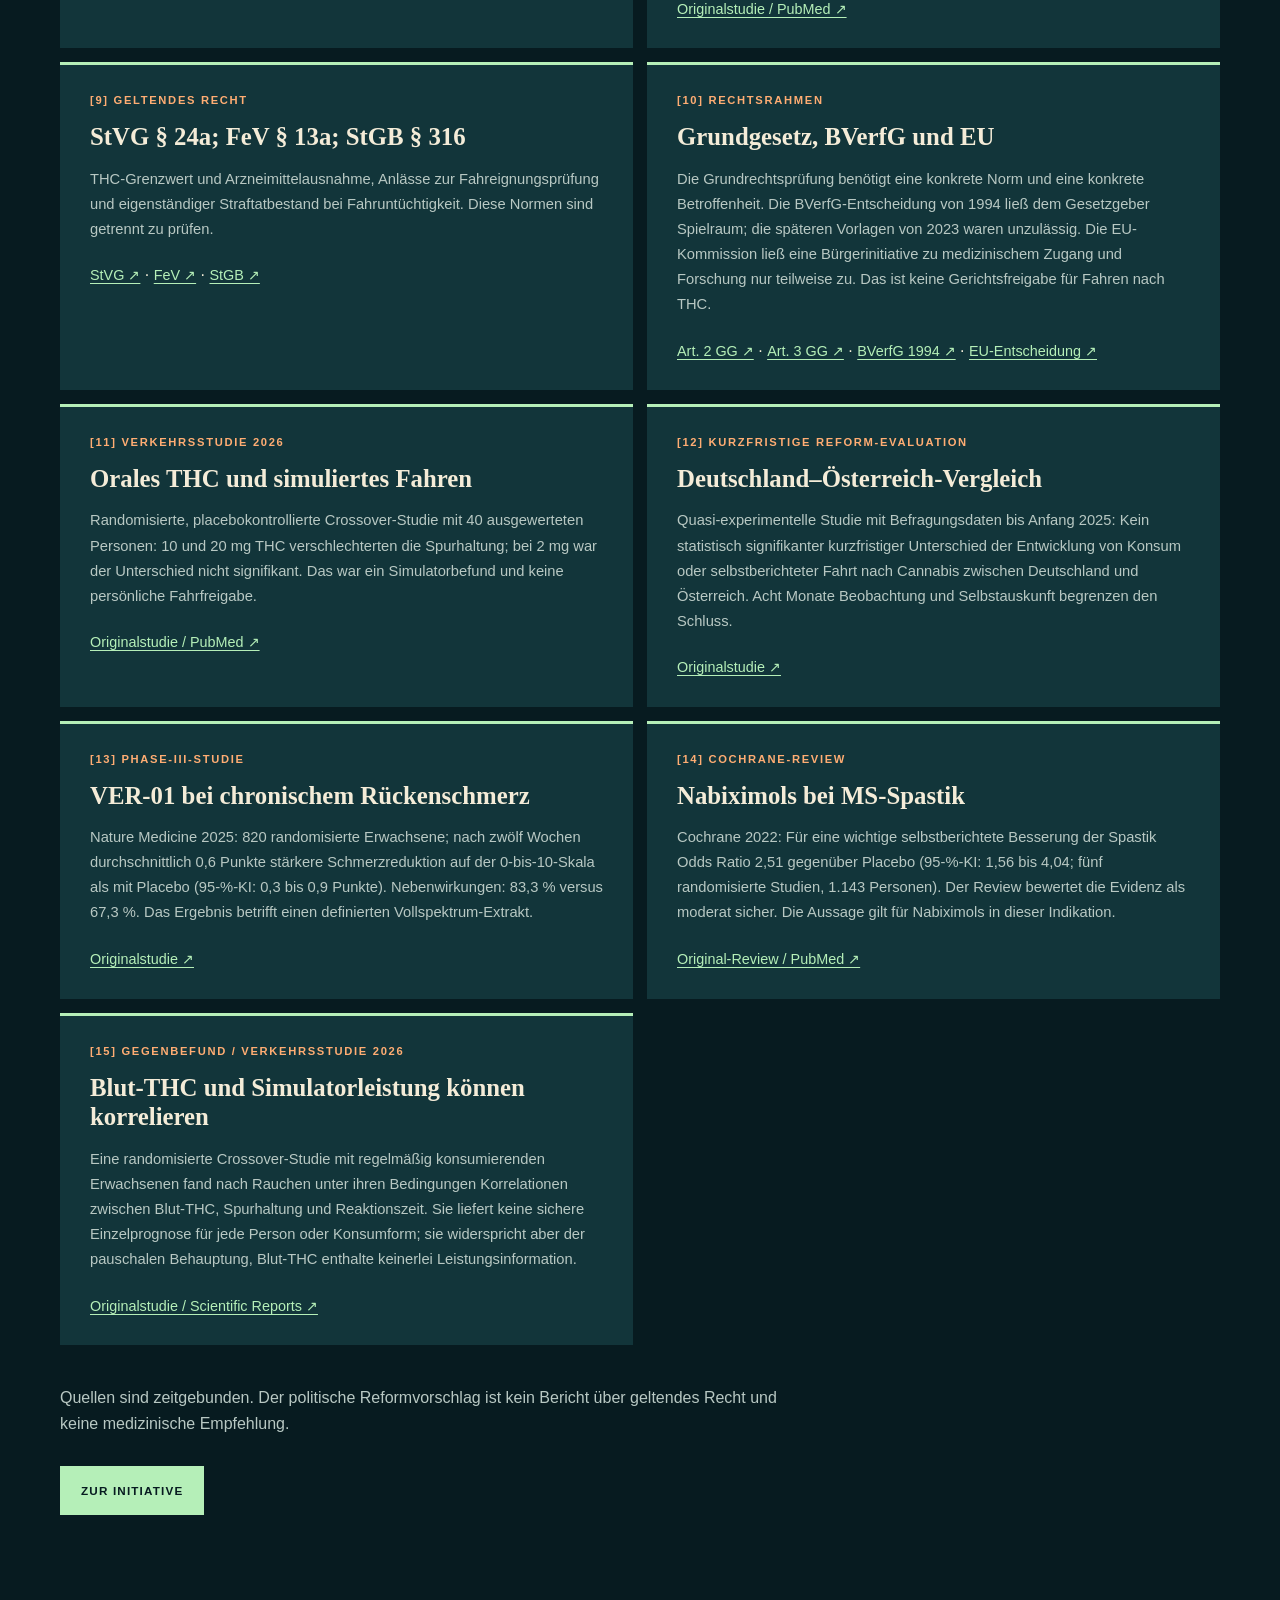
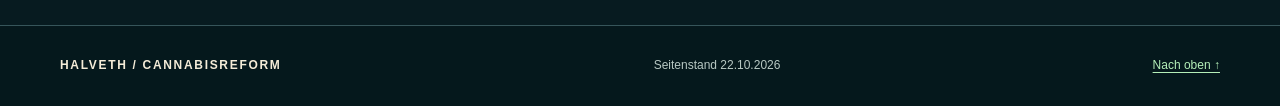
<file: quellen.html>
<!doctype html><html lang="de"><head><meta charset="utf-8"><meta name="viewport" content="width=device-width, initial-scale=1"><meta name="theme-color" content="#071b20"><title>Originalquellen — HALVETH Cannabisreform</title><link rel="stylesheet" href="style.css"></head><body><a class="skip" href="#inhalt">Zum Inhalt</a><header class="topbar"><a class="brand" href="index.html">HALVETH<span> / OFFENE FORSCHUNG</span></a><nav aria-label="Hauptnavigation"><a href="index.html">Start</a><a href="labor.html">Messplan</a><a href="#quellen">Quellen</a></nav></header><main id="inhalt" class="sources-page container"><div class="section-tag">QUELLEN / SEITENSTAND 22.10.2026</div><h1>Was trägt welche Aussage?</h1><p class="lead">Ich verlinke Originalstudien, amtliche Normen und den unabhängigen EKOCAN-Bericht. Die Zahl in eckigen Klammern führt von der Startseite hierher. Politische Forderungen bleiben als solche kenntlich.</p><div class="source-list" id="quellen">
<article id="s1"><span>[1] EVALUATION</span><h2>EKOCAN, 2. Zwischenbericht, 1. April 2026</h2><p>Originalbericht der unabhängigen Evaluation; Zusammenfassung S. 5–9. Beschreibt weniger Gerichtsverfahren wegen konsumnaher Delikte, stabile bis leicht rückläufige Jugendprävalenz, wachsenden Eigenanbau, fortbestehenden Schwarzmarkt und eine Lücke bei Frühintervention. Ergebnisse vorläufig; Evaluation läuft bis 2028.</p><a href="https://www.fdr.uni-hamburg.de/record/18530">Universität Hamburg / Originalbericht ↗</a></article>
<article id="s2"><span>[2] KLINISCHE STUDIE</span><h2>THC:CBD bei chemotherapiebedingter Übelkeit</h2><p>Randomisierte Phase-II/III-Studie, 147 auswertbare Teilnehmende; vollständiges Ansprechen 24 % unter THC:CBD gegenüber 8 % unter Placebo als Zusatz zu Standardmedikamenten. Sedierung und Schwindel häufiger.</p><a href="https://pubmed.ncbi.nlm.nih.gov/39151115/">Originalstudie / PubMed ↗</a></article>
<article id="s3"><span>[3] TECHNIK / HUMANSTUDIE</span><h2>Abrams et al. 2007, n = 18</h2><p>Vergleich von Verdampfung mit einem VOLCANO und Rauchen unter den getesteten Bedingungen: ähnliche THC-Plasmaexposition und weniger ausgeatmetes Kohlenmonoxid beim Verdampfen. Kein Beleg für andere Geräte.</p><a href="https://pubmed.ncbi.nlm.nih.gov/17429350/">Originalstudie / PubMed ↗</a></article>
<article id="s4"><span>[4] TECHNIK / HUMANSTUDIE</span><h2>Spindle et al. 2018, n = 17</h2><p>Crossover-Studie mit selten Konsumierenden: Bei gleichen nominellen THC-Dosen ergab Verdampfung teils höhere Blutspitzen und stärkere akute Wirkungen als Rauchen. Dosis und Aufnahmeweg zählen gemeinsam.</p><a href="https://pubmed.ncbi.nlm.nih.gov/30646391/">Originalstudie / PubMed ↗</a></article>
<article id="s5"><span>[5] GELTENDES RECHT</span><h2>§ 34 Konsumcannabisgesetz</h2><p>Aktuelle deutsche Strafvorschriften zum Umgang mit Cannabis. Die politische Forderung richtet sich an konkret zu ändernde Tatbestände.</p><a href="https://www.gesetze-im-internet.de/kcang/__34.html">Amtlicher Gesetzestext ↗</a></article>
<article id="s6"><span>[6] GELTENDES RECHT / GESETZENTWURF</span><h2>MedCanG § 3 und BMG zur Telemedizin</h2><p>Medizinisches Cannabis darf ärztlich verschrieben und in Apotheken abgegeben werden. Das BMG beschreibt fachgerechte telemedizinische Behandlung im geltenden Rahmen. Ein gesonderter Änderungsentwurf sieht strengere Regeln für Blüten vor; sein Vorschlag ist keine geltende Norm.</p><a href="https://www.gesetze-im-internet.de/medcang/__3.html">§ 3 MedCanG ↗</a> · <a href="https://www.bundesgesundheitsministerium.de/service/begriffe-von-a-z/c/cannabis/faq-cannabis-als-medizin">BMG-FAQ ↗</a> · <a href="https://www.bundesgesundheitsministerium.de/service/gesetze-und-verordnungen/detail/aenderung-medizinal-cannabisgesetzes">Änderungsvorhaben ↗</a></article>
<article id="s7"><span>[7] VERKEHRSSTUDIE</span><h2>Blutwert und Fahrleistung</h2><p>Kontrollierte Humanstudie zu toxikologischen Werten und Feldtests. Ihr Befund begrenzt die einfache Übertragung eines Blutwerts auf eine individuelle Fahrleistung; er beweist keine Wirkungslosigkeit von THC.</p><a href="https://pubmed.ncbi.nlm.nih.gov/37228223/">Originalstudie / PubMed ↗</a></article>
<article id="s8"><span>[8] VERKEHRSSTUDIE</span><h2>Feldtests und Fehlklassifikation</h2><p>Randomisierte Studie mit 184 Teilnehmenden: 70 Minuten nach Rauchen wurden 81 % der THC-Gruppe und 49 % der Placebogruppe von geschulten Kräften als beeinträchtigt eingestuft. Ein Kurztest allein ist kein zuverlässiger Freigabestempel.</p><a href="https://pubmed.ncbi.nlm.nih.gov/37531115/">Originalstudie / PubMed ↗</a></article>
<article id="s9"><span>[9] GELTENDES RECHT</span><h2>StVG § 24a; FeV § 13a; StGB § 316</h2><p>THC-Grenzwert und Arzneimittelausnahme, Anlässe zur Fahreignungsprüfung und eigenständiger Straftatbestand bei Fahruntüchtigkeit. Diese Normen sind getrennt zu prüfen.</p><a href="https://www.gesetze-im-internet.de/stvg/__24a.html">StVG ↗</a> · <a href="https://www.gesetze-im-internet.de/fev_2010/__13a.html">FeV ↗</a> · <a href="https://www.gesetze-im-internet.de/stgb/__316.html">StGB ↗</a></article>
<article id="s10"><span>[10] RECHTSRAHMEN</span><h2>Grundgesetz, BVerfG und EU</h2><p>Die Grundrechtsprüfung benötigt eine konkrete Norm und eine konkrete Betroffenheit. Die BVerfG-Entscheidung von 1994 ließ dem Gesetzgeber Spielraum; die späteren Vorlagen von 2023 waren unzulässig. Die EU-Kommission ließ eine Bürgerinitiative zu medizinischem Zugang und Forschung nur teilweise zu. Das ist keine Gerichtsfreigabe für Fahren nach THC.</p><a href="https://www.gesetze-im-internet.de/gg/art_2.html">Art. 2 GG ↗</a> · <a href="https://www.gesetze-im-internet.de/gg/art_3.html">Art. 3 GG ↗</a> · <a href="https://www.bundesverfassungsgericht.de/SharedDocs/Entscheidungen/DE/1994/03/ls19940309_2bvl004392.html">BVerfG 1994 ↗</a> · <a href="https://eur-lex.europa.eu/eli/dec_impl/2024/588/oj/eng">EU-Entscheidung ↗</a></article>
<article id="s11"><span>[11] VERKEHRSSTUDIE 2026</span><h2>Orales THC und simuliertes Fahren</h2><p>Randomisierte, placebokontrollierte Crossover-Studie mit 40 ausgewerteten Personen: 10 und 20 mg THC verschlechterten die Spurhaltung; bei 2 mg war der Unterschied nicht signifikant. Das war ein Simulatorbefund und keine persönliche Fahrfreigabe.</p><a href="https://pubmed.ncbi.nlm.nih.gov/42671837/">Originalstudie / PubMed ↗</a></article>
<article id="s12"><span>[12] KURZFRISTIGE REFORM-EVALUATION</span><h2>Deutschland–Österreich-Vergleich</h2><p>Quasi-experimentelle Studie mit Befragungsdaten bis Anfang 2025: Kein statistisch signifikanter kurzfristiger Unterschied der Entwicklung von Konsum oder selbstberichteter Fahrt nach Cannabis zwischen Deutschland und Österreich. Acht Monate Beobachtung und Selbstauskunft begrenzen den Schluss.</p><a href="https://www.thelancet.com/journals/lanepe/article/PIIS2666-7762(26)00005-0/fulltext">Originalstudie ↗</a></article>
<article id="s13"><span>[13] PHASE-III-STUDIE</span><h2>VER-01 bei chronischem Rückenschmerz</h2><p>Nature Medicine 2025: 820 randomisierte Erwachsene; nach zwölf Wochen durchschnittlich 0,6 Punkte stärkere Schmerzreduktion auf der 0-bis-10-Skala als mit Placebo (95-%-KI: 0,3 bis 0,9 Punkte). Nebenwirkungen: 83,3 % versus 67,3 %. Das Ergebnis betrifft einen definierten Vollspektrum-Extrakt.</p><a href="https://www.nature.com/articles/s41591-025-03977-0">Originalstudie ↗</a></article>
<article id="s14"><span>[14] COCHRANE-REVIEW</span><h2>Nabiximols bei MS-Spastik</h2><p>Cochrane 2022: Für eine wichtige selbstberichtete Besserung der Spastik Odds Ratio 2,51 gegenüber Placebo (95-%-KI: 1,56 bis 4,04; fünf randomisierte Studien, 1.143 Personen). Der Review bewertet die Evidenz als moderat sicher. Die Aussage gilt für Nabiximols in dieser Indikation.</p><a href="https://pubmed.ncbi.nlm.nih.gov/35510826/">Original-Review / PubMed ↗</a></article>
<article id="s15"><span>[15] GEGENBEFUND / VERKEHRSSTUDIE 2026</span><h2>Blut-THC und Simulatorleistung können korrelieren</h2><p>Eine randomisierte Crossover-Studie mit regelmäßig konsumierenden Erwachsenen fand nach Rauchen unter ihren Bedingungen Korrelationen zwischen Blut-THC, Spurhaltung und Reaktionszeit. Sie liefert keine sichere Einzelprognose für jede Person oder Konsumform; sie widerspricht aber der pauschalen Behauptung, Blut-THC enthalte keinerlei Leistungsinformation.</p><a href="https://www.nature.com/articles/s41598-026-43045-2">Originalstudie / Scientific Reports ↗</a></article>
</div><p class="source-end">Quellen sind zeitgebunden. Der politische Reformvorschlag ist kein Bericht über geltendes Recht und keine medizinische Empfehlung.</p><a class="button bright" href="index.html">Zur Initiative</a></main><footer><div class="container"><b>HALVETH / CANNABISREFORM</b><span>Seitenstand 22.10.2026</span><a href="#inhalt">Nach oben ↑</a></div></footer></body></html>
</file>
<file: style.css>
:root{--bg:#071b20;--bg2:#0d282d;--panel:#12353a;--line:#36555a;--cream:#f4ecd8;--muted:#b8c8c3;--mint:#b5efb8;--orange:#ffad73;--display:Georgia,'Times New Roman',serif;--body:Arial,Helvetica,sans-serif}
*{box-sizing:border-box}html{scroll-behavior:smooth}body{margin:0;background:var(--bg);color:var(--cream);font-family:var(--body);line-height:1.6}a{color:var(--mint);text-underline-offset:3px}a:hover{color:#fff}a:focus-visible{outline:3px solid var(--orange);outline-offset:4px}.skip{position:absolute;left:-10000px;top:0;background:var(--cream);color:var(--bg);z-index:20;padding:1rem}.skip:focus{left:1rem}.container{width:min(1160px,calc(100% - 48px));margin:auto}.topbar{height:72px;padding:0 max(24px,calc((100vw - 1160px)/2));display:flex;align-items:center;justify-content:space-between;gap:20px;border-bottom:1px solid rgba(255,255,255,.15);background:var(--bg);position:relative;z-index:10}.brand{text-decoration:none;color:var(--cream);font-weight:900;letter-spacing:.14em;font-size:1.1rem;white-space:nowrap}.brand span{font-size:.6rem;color:var(--mint);vertical-align:middle;letter-spacing:.17em}.topbar nav{display:flex;gap:clamp(10px,2vw,28px)}.topbar nav a{text-decoration:none;color:var(--cream);font-size:.78rem;font-weight:700;text-transform:uppercase;letter-spacing:.1em}.topbar nav a:hover{color:var(--mint)}
.hero{position:relative;min-height:670px;display:flex;align-items:center;overflow:hidden}.hero-art{position:absolute;inset:0;background:url('assets/hero-neu.png') center 42%/cover no-repeat;filter:saturate(.9)}.hero-shade{position:absolute;inset:0;background:linear-gradient(90deg,rgba(4,21,25,.98) 0%,rgba(4,21,25,.9) 36%,rgba(4,21,25,.35) 73%,rgba(4,21,25,.1) 100%),linear-gradient(0deg,var(--bg),transparent 22%)}.hero-content{position:relative;padding:76px 0 66px}.eyebrow,.section-tag{color:var(--mint);letter-spacing:.2em;text-transform:uppercase;font-size:.7rem;font-weight:800}.hero h1{font-family:var(--display);font-size:clamp(3.2rem,7.7vw,7.3rem);line-height:.94;letter-spacing:-.055em;margin:28px 0;max-width:980px;font-weight:700}.hero h1 em,.closing h2 em{color:var(--orange);font-style:italic}.hero p{font-size:clamp(1rem,1.45vw,1.25rem);max-width:625px;line-height:1.65;color:#f8f2e6}.hero small{display:block;margin-top:31px;color:#c3cbc7;font-size:.73rem;max-width:520px}.hero-actions{display:flex;gap:12px;flex-wrap:wrap;margin-top:30px}.button{display:inline-flex;align-items:center;justify-content:center;min-height:49px;padding:12px 20px;text-decoration:none;text-transform:uppercase;letter-spacing:.1em;font-weight:900;font-size:.73rem;border:1px solid var(--mint);transition:background .2s,color .2s,transform .2s}.button:hover{transform:translateY(-2px)}.button.bright{background:var(--mint);color:var(--bg)}.button.ghost{color:var(--cream);background:rgba(6,27,32,.3)}.button.ghost:hover{background:var(--panel)}
.section{padding:100px 0}.section h2{font-family:var(--display);font-size:clamp(2.6rem,5vw,5.5rem);letter-spacing:-.045em;line-height:1.03;margin:21px 0 28px;font-weight:600}.section h3{font-family:var(--display);font-size:1.55rem;line-height:1.1;margin:16px 0}.lead{font-size:1.18rem;line-height:1.7;max-width:820px;color:var(--muted);margin:0 0 42px}.manifesto{display:grid;grid-template-columns:220px 1fr;gap:32px;border-bottom:1px solid var(--line)}.manifesto h2{margin-top:0}.manifesto .big{font-size:clamp(1.2rem,2.5vw,1.8rem);line-height:1.35;max-width:840px}.manifesto p:last-child{max-width:800px;color:var(--muted)}.manifesto b{color:var(--cream)}.fact-section{background:#0b2429}.fact-grid{display:grid;grid-template-columns:repeat(3,1fr);gap:12px}.fact{background:var(--panel);padding:27px 23px 24px;border-top:3px solid var(--mint);min-height:320px}.fact-number{display:block;font-family:var(--display);font-size:clamp(2.3rem,3vw,3.4rem);line-height:1;color:var(--orange);min-height:58px;letter-spacing:-.06em}.fact p{font-size:.9rem;color:var(--muted);line-height:1.65}.source-strip{margin-top:20px;border:1px solid var(--line);padding:22px 26px;color:var(--muted);font-size:.94rem}.source-strip b{color:var(--cream)}
.process-section{background:#102e30}.process-visual{display:grid;grid-template-columns:1fr 1.4fr 1fr;align-items:center;gap:32px;margin:45px 0;padding:36px;border:1px solid #6b8d81;background:radial-gradient(circle at 40% 50%,#214e47 0%,#0a2629 70%);min-height:330px}.process-visual>div,.route{border:1px solid #77958a;padding:25px;position:relative;background:rgba(7,27,32,.78)}.process-visual span,.process-visual b,.process-visual small{display:block}.process-visual span{color:var(--orange);font-weight:900;font-size:.68rem;letter-spacing:.2em;margin-bottom:12px}.process-visual b{font-size:.9rem;letter-spacing:.12em;line-height:1.4}.process-visual small{color:var(--muted);margin-top:12px;font-size:.75rem}.fork{display:grid;gap:15px}.route.heat{border-left:4px solid var(--mint)}.route.burn{border-left:4px solid var(--orange)}.finding{font-size:1.06rem;max-width:970px;color:var(--cream);line-height:1.8}.traffic-section{background:var(--cream);color:var(--bg)}.traffic-section .section-tag{color:#306359}.traffic-section .lead{color:#315151}.traffic-section a{color:#005d51}.policy-grid{display:grid;grid-template-columns:repeat(2,1fr);gap:16px}.policy-grid article{background:#e6e0cd;padding:30px 33px;border-top:4px solid #154b46}.policy-grid h3{font-size:1.9rem}.policy-grid p{max-width:450px;color:#344b49}.ordinal{font-weight:900;font-size:.8rem;letter-spacing:.1em;color:#a4562c}.evidence-section{background:#082025}.law-grid{display:grid;grid-template-columns:repeat(3,1fr);gap:12px;margin-top:45px}.law-grid>div{border:1px solid var(--line);padding:27px;min-height:260px}.law-grid strong{font-family:var(--display);font-size:1.9rem;color:var(--orange);line-height:1.1}.law-grid p{color:var(--muted);font-size:.95rem}.law-note{border-left:3px solid var(--orange);padding:4px 0 4px 20px;margin-top:30px;max-width:900px}.closing{background:radial-gradient(circle at 90% 10%,#2b5a49,#0b2b2a 50%,#071b20);min-height:450px}.closing h2{font-size:clamp(3rem,6vw,6rem)}.closing p{max-width:850px;font-size:1.14rem;color:var(--muted)}footer{border-top:1px solid var(--line);background:#05181c;padding:30px 0;font-size:.75rem;color:var(--muted)}footer .container{display:flex;justify-content:space-between;gap:24px;align-items:center}footer b{color:var(--cream);letter-spacing:.14em}footer a{white-space:nowrap}
.sources-page{padding:90px 0 110px}.sources-page h1{font-family:var(--display);font-size:clamp(3.3rem,7vw,6.3rem);letter-spacing:-.05em;line-height:1.05;margin:20px 0 28px}.source-list{display:grid;grid-template-columns:repeat(2,1fr);gap:14px;margin:52px 0 40px}.source-list article{background:var(--panel);border-top:3px solid var(--mint);padding:27px 30px;scroll-margin-top:30px}.source-list article>span{display:block;color:var(--orange);font-size:.7rem;font-weight:900;letter-spacing:.15em}.source-list h2{font-family:var(--display);font-weight:600;font-size:1.55rem;line-height:1.2;margin:12px 0}.source-list p{color:var(--muted);font-size:.92rem;line-height:1.7}.source-list a{display:inline-block;margin-top:8px;font-size:.9rem}.source-end{color:var(--muted);max-width:750px;margin:30px 0}
@media(max-width:950px){.fact-grid{grid-template-columns:repeat(2,1fr)}.law-grid{grid-template-columns:1fr}.law-grid>div{min-height:0}.process-visual{gap:12px;padding:20px}.topbar{padding:0 24px}}@media(max-width:650px){.container{width:min(100% - 32px,1160px)}.topbar{height:auto;min-height:68px;align-items:flex-start;padding:17px 16px;flex-direction:column;gap:10px}.brand{font-size:.98rem}.brand span{font-size:.55rem}.topbar nav{gap:15px;flex-wrap:wrap}.topbar nav a{font-size:.68rem}.hero{min-height:660px}.hero-art{background-position:60% center}.hero-shade{background:linear-gradient(90deg,rgba(4,21,25,.97),rgba(4,21,25,.63)),linear-gradient(0deg,var(--bg),transparent 35%)}.hero-content{padding:65px 0}.hero h1{font-size:clamp(2.75rem,12vw,4.6rem)}.section{padding:67px 0}.manifesto{grid-template-columns:1fr;gap:18px}.fact-grid,.policy-grid,.source-list{grid-template-columns:1fr}.fact{min-height:0}.process-visual{grid-template-columns:1fr;gap:13px}.fork{grid-template-columns:1fr 1fr}.route{padding:17px}.process-visual>div{padding:20px}.closing{min-height:0}footer .container{align-items:flex-start;flex-direction:column;gap:10px}}@media(max-width:380px){.fork{grid-template-columns:1fr}}

/* Standalone technical research page */
.lab-page h1,.lab-page h2{font-family:var(--display);letter-spacing:-.045em;line-height:1.04}.lab-page h2{font-size:clamp(2.5rem,5vw,5rem);font-weight:600;margin:22px 0 28px}.lab-hero{padding:105px 0 115px;background:radial-gradient(circle at 85% 45%,#225746 0%,transparent 45%)}.lab-hero h1{font-size:clamp(3.4rem,8vw,8rem);margin:28px 0}.lab-hero h1 em{color:var(--orange)}.lab-hero p{font-size:1.25rem;max-width:790px;color:var(--muted)}.lab-hero .button{margin-top:24px}.lab-band{background:#e8e1cf;color:var(--bg)}.lab-intro{display:grid;grid-template-columns:repeat(3,1fr)}.lab-intro>div{padding:32px;border-right:1px solid #acb3a8}.lab-intro>div:last-child{border-right:0}.lab-intro span,.lab-device-grid span{font-weight:900;color:#b26037;letter-spacing:.16em;font-size:.7rem}.lab-intro h2{font-size:1.7rem;margin:8px 0}.lab-intro p{margin:0;color:#31504c}.lab-flow{display:grid;grid-template-columns:1fr 1.55fr 1.2fr;gap:20px;align-items:stretch;margin:42px 0}.lab-flow>div,.lab-split article{padding:25px;border:1px solid #668d80;background:#12353a}.lab-flow small,.lab-flow strong,.lab-flow span,.lab-flow b{display:block}.lab-flow small{color:var(--orange);font-size:.69rem;font-weight:900;letter-spacing:.13em}.lab-flow strong{font-family:var(--display);font-size:1.65rem;line-height:1.1;margin:14px 0}.lab-flow span{color:var(--muted);font-size:.83rem}.lab-split{display:grid;gap:12px}.lab-split article:first-child{border-left:5px solid var(--mint)}.lab-split article:last-child{border-left:5px solid var(--orange)}.lab-split b{margin-top:12px;color:var(--cream);font-size:.81rem}.lab-out{border-top:4px solid var(--mint)!important}.lab-caveat{max-width:920px;padding:18px 22px;border-left:4px solid var(--orange);background:rgba(255,255,255,.055);color:var(--muted)}.lab-device-section{background:#0d292e}.lab-device-grid{display:grid;grid-template-columns:repeat(3,1fr);gap:14px}.lab-device-grid article{padding:30px;background:#14383d;border-top:3px solid var(--mint)}.lab-device-grid h3{font-family:var(--display);font-size:1.7rem;line-height:1.13}.lab-device-grid p{color:var(--muted);font-size:.95rem}.lab-device-grid a{font-size:.87rem}.lab-evidence{display:grid;grid-template-columns:repeat(2,1fr);gap:20px}.lab-evidence p{padding:25px;border:1px solid var(--line);color:var(--muted)}.lab-evidence b{color:var(--cream)}@media(max-width:950px){.lab-flow,.lab-device-grid{grid-template-columns:1fr}.lab-split{grid-template-columns:repeat(2,1fr)}}@media(max-width:650px){.lab-hero{padding:70px 0}.lab-intro,.lab-split,.lab-evidence{grid-template-columns:1fr}.lab-intro>div{border-right:0;border-bottom:1px solid #acb3a8}}
/* Keep the process diagrams within narrow viewports without clipping content. */
.process-visual > *, .route, .lab-flow > *, .lab-split > *, .fact, .source-list article, .policy-grid article, .law-grid > div {
  min-width: 0;
  overflow-wrap: anywhere;
  hyphens: auto;
}
h1, h2, h3, .law-grid strong { overflow-wrap: anywhere; hyphens: auto; }
@media (max-width: 950px) {
  .topbar { height: auto; min-height: 72px; flex-wrap: wrap; padding-top: 12px; padding-bottom: 12px; }
  .topbar nav { flex-wrap: wrap; }
}
@media (max-width: 650px) {
  .brand { white-space: normal; }
  .topbar nav { gap: 4px 16px; }
  .topbar nav a { display: inline-flex; align-items: center; min-height: 44px; }
  .fork { grid-template-columns: repeat(2, minmax(0, 1fr)); }
}
@media (max-width: 380px) {
  .fork { grid-template-columns: minmax(0, 1fr); }
}
@media (prefers-reduced-motion: reduce) {
  html { scroll-behavior: auto; }
  .button { transition: none; }
  .button:hover { transform: none; }
}

/* A visible project-specific route into the shared HALVETH / NETZ portal. */
.netz-gateway {
  display: grid;
  grid-template-columns: minmax(0, 440px) 1fr;
  align-items: center;
  gap: 28px;
  margin-top: 20px;
  margin-bottom: 20px;
  padding: 14px 18px;
  border: 1px solid #7b9b80;
  background: linear-gradient(110deg, #122a2d, #17342b);
  color: var(--cream);
  text-decoration: none;
  transition: border-color .2s, transform .2s;
}
.netz-gateway:hover { border-color: var(--mint); transform: translateY(-2px); }
.netz-gateway:focus-visible { outline: 3px solid var(--orange); outline-offset: 4px; }
.netz-gateway img { display: block; width: 100%; height: auto; border-radius: 8px; }
.netz-gateway-copy { display: grid; gap: 5px; }
.netz-gateway-kicker { color: var(--mint); font-size: .68rem; font-weight: 800; letter-spacing: .16em; }
.netz-gateway-copy strong { font-family: var(--display); font-size: clamp(1.25rem, 2.4vw, 2rem); line-height: 1.15; }
.netz-gateway-action { color: var(--orange); font-size: .85rem; font-weight: 800; }
@media (max-width: 650px) {
  .netz-gateway { grid-template-columns: 1fr; gap: 12px; padding: 12px; margin-top: 12px; margin-bottom: 12px; }
}
@media (prefers-reduced-motion: reduce) {
  .netz-gateway { transition: none; }
  .netz-gateway:hover { transform: none; }
}
</file>
